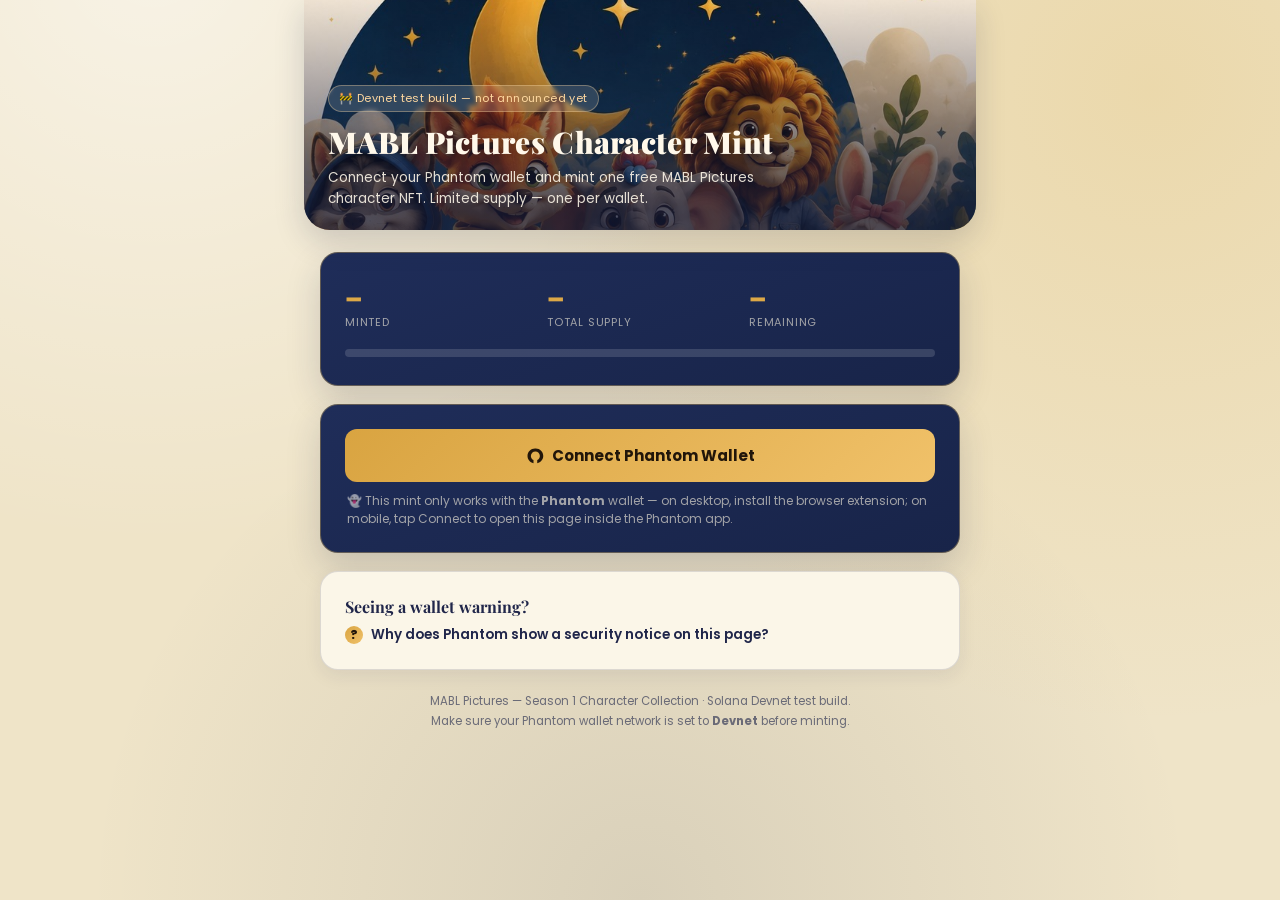
<file: mint-q8vd41.html>
<!DOCTYPE html>
<html lang="en">
<head>
<meta charset="UTF-8" />
<meta name="viewport" content="width=device-width, initial-scale=1.0" />
<meta name="robots" content="noindex, nofollow" />
<meta name="description" content="Mint a free MABL Pictures character NFT on Solana. One per wallet." />
<meta property="og:title" content="MABL Pictures Character Mint" />
<meta property="og:description" content="Connect Phantom and mint a free MABL Pictures character NFT. One per wallet." />
<link rel="icon" href="mabl-logo.jpeg" />
<title>MABL Pictures — NFT Mint</title>
<link rel="stylesheet" href="https://fonts.googleapis.com/css?family=Poppins:300,400,500,600,700,900|Playfair+Display:400,700,900">
<style>
  :root{
    /* Storybook parchment palette — brand navy/gold/crimson from the MABL logo,
       lighter overall than the Airdrop page, but not stark white. */
    --bg:#efe4c8;
    --bg-glow:
      radial-gradient(circle at 12% -5%, rgba(255,255,255,0.55), transparent 40%),
      radial-gradient(circle at 90% 10%, rgba(217,164,43,0.18), transparent 45%),
      radial-gradient(circle at 50% 100%, rgba(22,33,63,0.10), transparent 50%);
    --ink:#20264a;
    --muted:rgba(32,38,74,0.62);
    --card:#182449;
    --card-2:#1f2d59;
    --card-border: rgba(230,185,90,0.35);
    --card-text:#f6efdd;
    --card-muted: rgba(246,239,221,0.62);
    --accent:#d9a441;
    --accent-light:#f0c169;
    --accent-grad: linear-gradient(135deg, #d9a441 0%, #f0c169 100%);
    --crimson:#c0392b;
    --danger:#ff8a80;
    --success:#8fe0ac;
    --paper-border: rgba(32,38,74,0.14);
  }
  *{box-sizing:border-box;}
  html{background:var(--bg);}
  body{
    margin:0;
    font-family:'Poppins', Arial, sans-serif;
    background-color:var(--bg);
    background-image:var(--bg-glow);
    color:var(--ink);
    min-height:100vh;
    padding:0 16px 80px;
  }
  .wrap{max-width:640px;margin:0 auto;}

  .hero-banner{
    position:relative;
    margin:0 -16px 22px;
    border-radius:0 0 26px 26px;
    overflow:hidden;
    box-shadow:0 12px 30px rgba(32,38,74,0.18);
  }
  .hero-banner-img{
    display:block;width:100%;height:230px;object-fit:cover;object-position:center 22%;
  }
  .hero-banner-overlay{
    position:absolute;inset:0;
    background:linear-gradient(180deg, rgba(20,26,55,0.05) 0%, rgba(20,26,55,0.75) 92%);
  }
  .hero-banner-content{
    position:absolute;left:0;right:0;bottom:0;padding:18px 24px 20px;
  }
  .badge{
    display:inline-block;
    background:rgba(255,255,255,0.14);
    backdrop-filter:blur(2px);
    color:#ffd9a0;
    font-size:11px;
    padding:4px 10px;
    border-radius:999px;
    margin-bottom:10px;
    letter-spacing:0.4px;
    border:1px solid rgba(255,217,160,0.35);
  }
  .hero-banner-content h1{
    font-family:'Playfair Display', serif;
    font-size:30px;
    font-weight:900;
    letter-spacing:0.3px;
    margin:0 0 6px 0;
    color:#fff8ea;
    text-shadow:0 2px 10px rgba(0,0,0,0.25);
  }
  .hero-banner-content p{
    margin:0;color:rgba(255,248,234,0.88);font-size:13.5px;line-height:1.55;max-width:480px;
  }

  .wrap > .top-pad{padding-top:4px;}

  .card{
    background:var(--card);
    background-image:linear-gradient(160deg, var(--card-2), var(--card));
    border:1px solid var(--card-border);
    border-radius:18px;
    padding:24px;
    margin-bottom:18px;
    color:var(--card-text);
    box-shadow:0 14px 34px rgba(32,38,74,0.18);
  }
  .card.paper{
    background:#fbf6e8;
    background-image:none;
    color:var(--ink);
    border:1px solid var(--paper-border);
    box-shadow:0 6px 18px rgba(32,38,74,0.08);
  }

  .stats-row{display:flex;justify-content:space-between;gap:16px;flex-wrap:wrap;margin-bottom:18px;}
  .stat{flex:1;min-width:100px;}
  .stat .num{
    font-family:'Playfair Display', serif;
    font-size:28px;
    font-weight:900;
    background-image:var(--accent-grad);
    -webkit-background-clip:text;
    background-clip:text;
    -webkit-text-fill-color:transparent;
  }
  .stat .lbl{color:var(--card-muted);font-size:11px;letter-spacing:0.8px;text-transform:uppercase;}
  .progress-track{
    width:100%;height:8px;border-radius:999px;
    background:rgba(255,255,255,0.14);
    overflow:hidden;margin-bottom:4px;
  }
  .progress-fill{height:100%;background-image:var(--accent-grad);border-radius:999px;transition:width 0.3s ease;}

  .btn{
    display:inline-flex;
    align-items:center;
    justify-content:center;
    gap:8px;
    width:100%;
    background:var(--accent-grad);
    color:#22160a;
    font-weight:700;
    font-family:'Poppins', sans-serif;
    border:none;
    border-radius:12px;
    padding:15px 22px;
    cursor:pointer;
    font-size:15px;
    transition:filter 0.15s ease, transform 0.15s ease;
  }
  .btn:hover:not(:disabled){filter:brightness(1.06);}
  .btn:active:not(:disabled){transform:translateY(1px);}
  .btn:disabled{opacity:0.45;cursor:default;}
  .btn.secondary{
    background:transparent;
    color:var(--accent-light);
    border:1px solid rgba(230,185,90,0.5);
  }
  .btn.crimson{
    background:linear-gradient(135deg, #c0392b, #e0574a);
    color:#fff3ee;
  }

  .phantom-req{
    display:flex;align-items:center;gap:8px;
    font-size:12px;color:var(--card-muted);
    margin:10px 2px 0;
  }
  .phantom-req svg{flex:none;}

  .wallet-row{display:flex;align-items:center;justify-content:space-between;flex-wrap:wrap;gap:12px;margin-bottom:14px;}
  .addr{
    font-family:monospace;
    background:rgba(0,0,0,0.22);
    padding:6px 10px;
    border-radius:8px;
    font-size:13px;
    word-break:break-all;
    border:1px solid rgba(230,185,90,0.2);
  }
  .status-msg{
    font-size:13px;
    line-height:1.6;
    padding:12px 14px;
    border-radius:10px;
    margin-top:14px;
    display:none;
  }
  .status-msg.show{display:block;}
  .status-msg.info{background:rgba(230,185,90,0.14);color:var(--accent-light);border:1px solid rgba(230,185,90,0.3);}
  .status-msg.error{background:rgba(255,138,128,0.14);color:var(--danger);border:1px solid rgba(255,138,128,0.3);}
  .status-msg.success{background:rgba(143,224,172,0.14);color:var(--success);border:1px solid rgba(143,224,172,0.3);}
  .result-img{width:100%;max-width:280px;border-radius:14px;display:block;margin:14px auto 0;border:1px solid var(--card-border);}
  a.link{color:var(--accent-light);}

  .paper h3{
    font-family:'Playfair Display', serif;
    font-size:16px;margin:0 0 8px;
  }
  .paper p{font-size:13px;line-height:1.65;color:var(--muted);margin:0 0 8px;}
  .paper p:last-child{margin-bottom:0;}
  details.faq summary{
    cursor:pointer;font-weight:600;font-size:13.5px;color:var(--ink);list-style:none;
    display:flex;align-items:center;gap:8px;
  }
  details.faq summary::-webkit-details-marker{display:none;}
  details.faq summary::before{content:'?';display:inline-flex;align-items:center;justify-content:center;
    width:18px;height:18px;border-radius:50%;background:var(--accent-grad);color:#22160a;font-size:12px;font-weight:800;flex:none;}
  details.faq[open] summary::before{content:'–';}
  details.faq p{margin-top:8px;}

  .footer-note{color:var(--muted);font-size:11.5px;text-align:center;margin-top:22px;line-height:1.7;}
</style>
</head>
<body>
<div class="wrap">

  <div class="hero-banner">
    <img class="hero-banner-img" src="mabl-universe-illustration.jpeg" alt="MABL Pictures characters" onerror="this.style.display='none'" />
    <div class="hero-banner-overlay"></div>
    <div class="hero-banner-content">
      <span class="badge">🚧 Devnet test build — not announced yet</span>
      <h1>MABL Pictures Character Mint</h1>
      <p>Connect your Phantom wallet and mint one free MABL Pictures character NFT. Limited supply — one per wallet.</p>
    </div>
  </div>

  <div class="card">
    <div class="stats-row">
      <div class="stat">
        <div class="num" id="statMinted">–</div>
        <div class="lbl">Minted</div>
      </div>
      <div class="stat">
        <div class="num" id="statTotal">–</div>
        <div class="lbl">Total Supply</div>
      </div>
      <div class="stat">
        <div class="num" id="statRemaining">–</div>
        <div class="lbl">Remaining</div>
      </div>
    </div>
    <div class="progress-track">
      <div class="progress-fill" id="progressFill" style="width:0%"></div>
    </div>
  </div>

  <div class="card">
    <div id="preConnect">
      <button class="btn" id="connectBtn">
        <svg width="18" height="18" viewBox="0 0 24 24" fill="none" xmlns="http://www.w3.org/2000/svg"><path d="M12 2C6.48 2 2 6.48 2 12c0 4.5 3.2 8.6 8 9.7v-4.3c-2-.9-3.5-2.9-3.5-5.4 0-3.3 2.7-6 6-6s6 2.7 6 6c0 2.5-1.5 4.5-3.5 5.4v4.3c4.8-1.1 8-5.2 8-9.7 0-5.52-4.48-10-10-10z" fill="#22160a"/></svg>
        Connect Phantom Wallet
      </button>
      <div class="phantom-req">
        <span>👻 This mint only works with the <strong>Phantom</strong> wallet — on desktop, install the browser extension; on mobile, tap Connect to open this page inside the Phantom app.</span>
      </div>
    </div>

    <div id="postConnect" style="display:none;">
      <div class="wallet-row">
        <span class="addr" id="walletAddr"></span>
        <button class="btn secondary" id="disconnectBtn" style="width:auto;padding:8px 14px;font-size:13px;">Disconnect</button>
      </div>
      <button class="btn crimson" id="mintBtn">Mint for Free (0 SOL)</button>
    </div>

    <div class="status-msg" id="statusMsg"></div>
    <img class="result-img" id="resultImg" style="display:none;" />
  </div>

  <div class="card paper">
    <h3>Seeing a wallet warning?</h3>
    <details class="faq">
      <summary>Why does Phantom show a security notice on this page?</summary>
      <p>This collection is still on Solana's <strong>Devnet</strong> (a public test network) while we finish testing — it hasn't been announced yet. Wallets like Phantom are extra cautious about new, low-traffic pages and test networks in general, so an unfamiliar-site notice here is expected and not a sign that anything is wrong. It's the same reason your own wallet may ask you to double-check before connecting to any brand-new site.</p>
      <p>Once we move to Solana mainnet for the real launch, this page will have real transaction history and community visibility, which is what these warnings look for — so it should not appear anymore. If it ever does, please always read the details in the popup before approving.</p>
    </details>
  </div>

  <p class="footer-note">
    MABL Pictures — Season 1 Character Collection · Solana Devnet test build.<br/>
    Make sure your Phantom wallet network is set to <strong>Devnet</strong> before minting.
  </p>
</div>

<script type="module">
  import { createUmi } from 'https://esm.sh/@metaplex-foundation/umi-bundle-defaults@1.6.0?bundle';
  import { mplCandyMachine, mintV1, safeFetchCandyMachine } from 'https://esm.sh/@metaplex-foundation/mpl-core-candy-machine@0.3.0?bundle';
  import { generateSigner, publicKey, some, signerIdentity } from 'https://esm.sh/@metaplex-foundation/umi@1.6.0?bundle';
  import { createSignerFromWalletAdapter } from 'https://esm.sh/@metaplex-foundation/umi-signer-wallet-adapters@1.6.0?bundle';
  import { mplCore, safeFetchAssetV1 } from 'https://esm.sh/@metaplex-foundation/mpl-core@1.10.0?bundle';

  // ---------------------------------------------------------------------
  // CONFIG — currently set to DEVNET for testing.
  // Before the real public launch, replace these three values with the
  // MAINNET candy machine / collection created via `mplx cm create --wizard`
  // on mainnet-beta, and update RPC_ENDPOINT accordingly.
  // ---------------------------------------------------------------------
  const RPC_ENDPOINT = 'https://api.devnet.solana.com';
  const CANDY_MACHINE_ID = 'ARWgK4tNNRghsz8UkuhbW9XCfSDWqxMaoFV88jtHQrBM';
  const COLLECTION_ID = '4wdJtQHvkymLsdunRw2YDNpoRApXKecmM6AGi4Wtmnf5';
  const MINT_LIMIT_GUARD_ID = 1; // matches the mintLimit guard id configured on the candy machine
  const EXPLORER_CLUSTER_QS = '?cluster=devnet'; // remove this on mainnet

  const statMinted = document.getElementById('statMinted');
  const statTotal = document.getElementById('statTotal');
  const statRemaining = document.getElementById('statRemaining');
  const progressFill = document.getElementById('progressFill');
  const preConnect = document.getElementById('preConnect');
  const postConnect = document.getElementById('postConnect');
  const connectBtn = document.getElementById('connectBtn');
  const disconnectBtn = document.getElementById('disconnectBtn');
  const mintBtn = document.getElementById('mintBtn');
  const walletAddr = document.getElementById('walletAddr');
  const statusMsg = document.getElementById('statusMsg');
  const resultImg = document.getElementById('resultImg');

  function showStatus(text, type){
    statusMsg.textContent = text;
    statusMsg.className = 'status-msg show ' + type;
  }
  function clearStatus(){
    statusMsg.className = 'status-msg';
    statusMsg.textContent = '';
  }
  function shortenAddress(addr){
    if (!addr || addr.length <= 12) return addr;
    return addr.slice(0, 6) + '...' + addr.slice(-4);
  }

  // ---------------------------------------------------------------------
  // Mobile handling: on a phone there is no browser extension, so
  // window.phantom is never injected in a normal mobile browser tab.
  // Phantom's "Browse" universal link reopens this exact page inside the
  // Phantom app's own in-app browser, where window.phantom IS injected —
  // so the rest of this script works unchanged once we land there.
  // https://docs.phantom.com/phantom-deeplinks/other-methods/browse
  // ---------------------------------------------------------------------
  function isMobileDevice(){
    return /Android|iPhone|iPad|iPod/i.test(navigator.userAgent);
  }

  function openInPhantomApp(){
    const targetUrl = window.location.href.split('#')[0];
    const ref = window.location.origin + '/';
    const deeplink = `https://phantom.app/ul/browse/${encodeURIComponent(targetUrl)}?ref=${encodeURIComponent(ref)}`;
    showStatus('Opening this page inside the Phantom app…', 'info');
    const startedAt = Date.now();
    window.location.href = deeplink;
    setTimeout(() => {
      // Still here and visible after ~1.8s -> Phantom probably isn't installed.
      if (!document.hidden && Date.now() - startedAt < 4000) {
        showStatus("Couldn't open the Phantom app automatically. Please install Phantom, then tap Connect again.", 'error');
        window.open('https://phantom.app/download', '_blank');
      }
    }, 1800);
  }

  const umi = createUmi(RPC_ENDPOINT).use(mplCandyMachine()).use(mplCore());
  const candyMachinePk = publicKey(CANDY_MACHINE_ID);
  const collectionPk = publicKey(COLLECTION_ID);

  let currentCm = null;

  async function refreshStats(){
    try {
      const cm = await safeFetchCandyMachine(umi, candyMachinePk);
      if (!cm) {
        showStatus('Could not find the candy machine on this network.', 'error');
        return;
      }
      currentCm = cm;
      const total = Number(cm.data.itemsAvailable);
      const minted = Number(cm.itemsRedeemed);
      const remaining = total - minted;
      statTotal.textContent = total;
      statMinted.textContent = minted;
      statRemaining.textContent = remaining;
      progressFill.style.width = (total > 0 ? (minted / total) * 100 : 0) + '%';
      if (remaining <= 0) {
        mintBtn.disabled = true;
        mintBtn.textContent = 'Sold Out';
      }
    } catch (err) {
      console.error(err);
      showStatus('Could not load mint stats: ' + (err.message || err), 'error');
    }
  }

  function getPhantomProvider(){
    if (window.phantom && window.phantom.solana && window.phantom.solana.isPhantom) {
      return window.phantom.solana;
    }
    if (window.solana && window.solana.isPhantom) {
      return window.solana;
    }
    return null;
  }

  let provider = null;

  async function connectWallet(){
    provider = getPhantomProvider();
    if (!provider) {
      if (isMobileDevice()) {
        openInPhantomApp();
        return;
      }
      showStatus('Phantom wallet not found. Please install the Phantom browser extension.', 'error');
      window.open('https://phantom.app/', '_blank');
      return;
    }
    try {
      clearStatus();
      const resp = await provider.connect();
      const pubkeyStr = resp.publicKey.toString();
      walletAddr.textContent = shortenAddress(pubkeyStr);
      preConnect.style.display = 'none';
      postConnect.style.display = 'block';

      umi.use(signerIdentity(createSignerFromWalletAdapter(provider)));
    } catch (err) {
      console.error(err);
      showStatus('Wallet connection was cancelled or failed.', 'error');
    }
  }

  async function disconnectWallet(){
    try { if (provider) await provider.disconnect(); } catch (e) {}
    provider = null;
    preConnect.style.display = 'block';
    postConnect.style.display = 'none';
    resultImg.style.display = 'none';
    clearStatus();
  }

  async function mint(){
    if (!provider) return;
    mintBtn.disabled = true;
    mintBtn.textContent = 'Minting…';
    clearStatus();
    resultImg.style.display = 'none';
    showStatus('Please approve the transaction in your Phantom wallet…', 'info');

    try {
      const asset = generateSigner(umi);
      await mintV1(umi, {
        candyMachine: candyMachinePk,
        asset,
        collection: collectionPk,
        mintArgs: {
          mintLimit: some({ id: MINT_LIMIT_GUARD_ID }),
        },
      }).sendAndConfirm(umi);

      const explorerUrl = `https://explorer.solana.com/address/${asset.publicKey}${EXPLORER_CLUSTER_QS}`;
      showStatus('Success! Your MABL Pictures character NFT has been minted. Loading image…', 'success');
      statusMsg.innerHTML = `Success! Your MABL Pictures character NFT has been minted. Loading image…<br/><a class="link" href="${explorerUrl}" target="_blank" rel="noopener">View on Solana Explorer →</a>`;

      mintBtn.textContent = 'Minted ✓';
      await refreshStats();

      // Fetch the newly minted Core asset's on-chain data to get its
      // metadata URI, then fetch that JSON to get the real image URL.
      // (Core Assets aren't SPL tokens, so they don't show up under
      // Phantom's "Collectibles" tab or Explorer's "Tokens" tab yet —
      // this reads the asset directly so the person can see it here.)
      try {
        const mintedAsset = await safeFetchAssetV1(umi, asset.publicKey);
        if (mintedAsset && mintedAsset.uri) {
          const metaRes = await fetch(mintedAsset.uri);
          const meta = await metaRes.json();
          if (meta && meta.image) {
            resultImg.src = meta.image;
            resultImg.alt = meta.name || 'Your MABL Pictures NFT';
            resultImg.style.display = 'block';
          }
          statusMsg.innerHTML = `Success! You minted <strong>${meta && meta.name ? meta.name : 'your MABL Pictures NFT'}</strong>.<br/><a class="link" href="${explorerUrl}" target="_blank" rel="noopener">View on Solana Explorer →</a>`;
        } else {
          statusMsg.innerHTML = `Success! Your MABL Pictures character NFT has been minted.<br/><a class="link" href="${explorerUrl}" target="_blank" rel="noopener">View on Solana Explorer →</a>`;
        }
      } catch (imgErr) {
        console.error('Could not load NFT image:', imgErr);
        statusMsg.innerHTML = `Success! Your MABL Pictures character NFT has been minted.<br/><a class="link" href="${explorerUrl}" target="_blank" rel="noopener">View on Solana Explorer →</a>`;
      }
    } catch (err) {
      console.error(err);
      let msg = err.message || String(err);
      if (/already.*mint|mint.*limit/i.test(msg)) {
        msg = 'This wallet has already minted the maximum allowed (1 per wallet).';
      } else if (/insufficient/i.test(msg)) {
        msg = 'Insufficient SOL in your wallet to cover the network fee.';
      } else if (/sold.?out|no items/i.test(msg)) {
        msg = 'All NFTs have been minted. Sold out!';
      }
      showStatus(msg, 'error');
      mintBtn.disabled = false;
      mintBtn.textContent = 'Mint for Free (0 SOL)';
    }
  }

  connectBtn.addEventListener('click', connectWallet);
  disconnectBtn.addEventListener('click', disconnectWallet);
  mintBtn.addEventListener('click', mint);

  // On mobile, if Phantom isn't already injected (i.e. we're not already
  // inside Phantom's in-app browser), make the button's purpose obvious.
  if (isMobileDevice() && !getPhantomProvider()) {
    connectBtn.lastChild.textContent = ' Open in Phantom App';
  }

  refreshStats();
</script>
</body>
</html>
</file>
